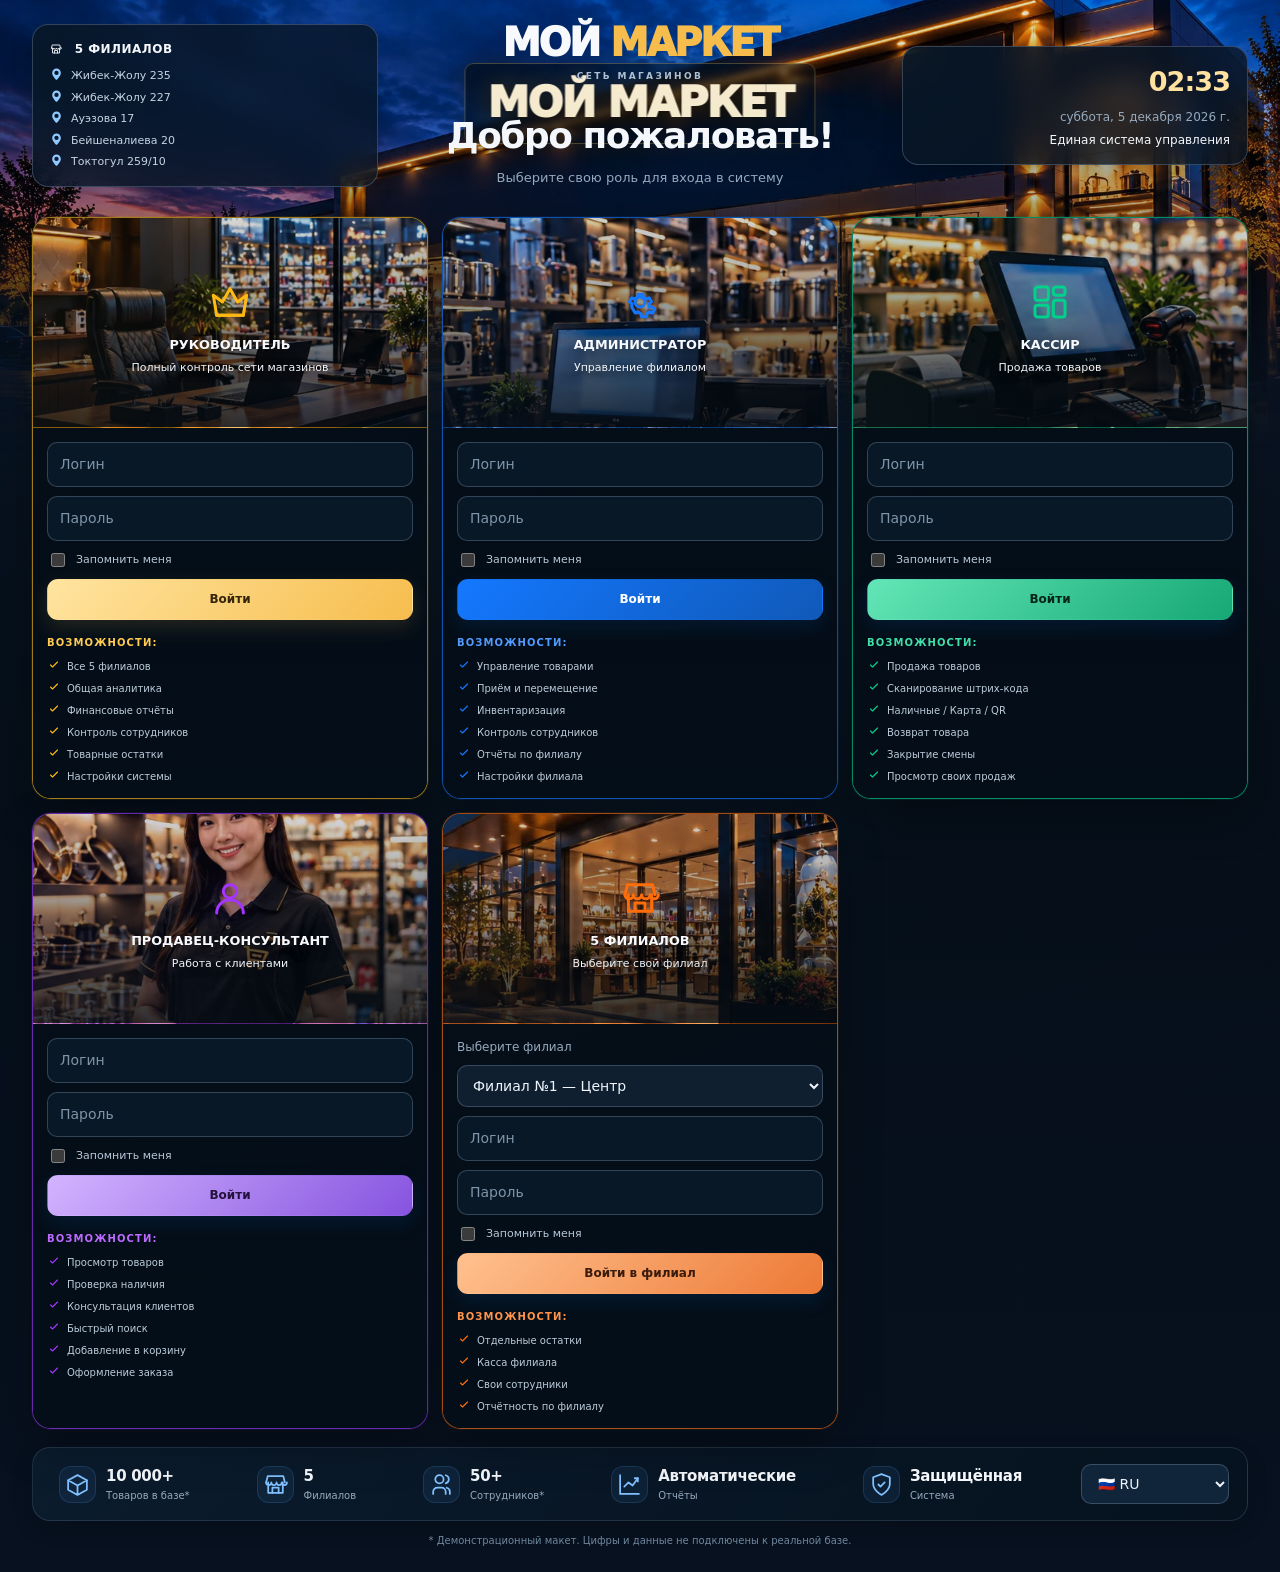
<file: index.html>
<!doctype html>
<html lang="ru">
<head>
<meta charset="utf-8">
<meta name="viewport" content="width=device-width, initial-scale=1">
<meta name="theme-color" content="#071525">
<title>МОЙ МАРКЕТ PRO — прототип</title>
<link rel="stylesheet" href="./styles.css">
</head>
<body>
<div id="loginScreen" class="login-wrap">
  <div class="store-scene"><div class="light"></div></div>
  <header class="login-top">
    <div class="branch-glance"><strong>🏬 &nbsp;5 ФИЛИАЛОВ</strong><div class="branch-list"><span>Жибек-Жолу 235</span><span>Жибек-Жолу 227</span><span>Ауэзова 17</span><span>Бейшеналиева 20</span><span>Токтогул 259/10</span></div></div>
    <div class="welcome"><div class="brand">МОЙ <span>МАРКЕТ</span></div><div class="brand-sub">СЕТЬ МАГАЗИНОВ</div><h1 style="margin-top:25px">Добро пожаловать!</h1><div class="muted">Выберите свою роль для входа в систему</div></div>
    <div class="time-glance"><strong id="clock">--:--</strong><div class="muted small" id="date">Загрузка даты…</div><div class="small">Единая система управления</div></div>
  </header>
  <main class="role-grid" id="roleGrid"></main>
  <footer class="login-footer">
    <div class="footer-stat"><div class="ico">▣</div><div><strong>10 000+</strong><span>Товаров в базе*</span></div></div>
    <div class="footer-stat"><div class="ico">🏬</div><div><strong>5</strong><span>Филиалов</span></div></div>
    <div class="footer-stat"><div class="ico">♙</div><div><strong>50+</strong><span>Сотрудников*</span></div></div>
    <div class="footer-stat"><div class="ico">▥</div><div><strong>Автоматические</strong><span>Отчёты</span></div></div>
    <div class="footer-stat"><div class="ico">⬡</div><div><strong>Защищённая</strong><span>Система</span></div></div>
    <select class="lang-select" aria-label="Язык"><option>🇷🇺 RU</option><option>🇰🇬 KG (макет)</option></select>
  </footer>
  <p class="small muted" style="text-align:center;margin:12px 0 0">* Демонстрационный макет. Цифры и данные не подключены к реальной базе.</p>
</div>
<div id="appScreen" class="app-shell hidden">
  <aside id="sidebar" class="sidebar">
    <div class="side-brand"><div class="brand">МОЙ <span>МАРКЕТ</span></div><div class="brand-sub">PRO · УПРАВЛЕНИЕ</div></div>
    <div><div class="side-label">Рабочее пространство</div><nav class="nav" id="nav"></nav></div>
    <div class="side-user"><div class="avatar" id="avatar">ММ</div><div style="min-width:0"><strong id="userName">Демо-пользователь</strong><div class="muted small" id="userRole">Руководитель</div></div><button class="btn dark" style="margin-left:auto;padding:7px 9px" id="logoutBtn" title="Выйти">↪</button></div>
  </aside>
  <section class="app-main">
    <header class="topbar"><div style="display:flex;align-items:center;gap:12px;min-width:0"><button id="menuBtn" class="btn dark mobile-menu" aria-label="Меню">☰</button><div><div class="top-title" id="topTitle">Главная панель</div><div class="muted small" id="topSubtitle">Обзор сети магазинов</div></div></div><div class="top-actions"><span class="pill branch-pill">🏬 <span id="topBranch">Все филиалы</span></span><span class="pill"><span class="online-dot"></span> Демо-режим</span></div></header>
    <main class="content" id="content"></main>
  </section>
</div>
<div id="toast" class="toast hidden" role="status"></div>
<script src="./app.js"></script>
<script src="./icons.js"></script>
</body>
</html>
</file>
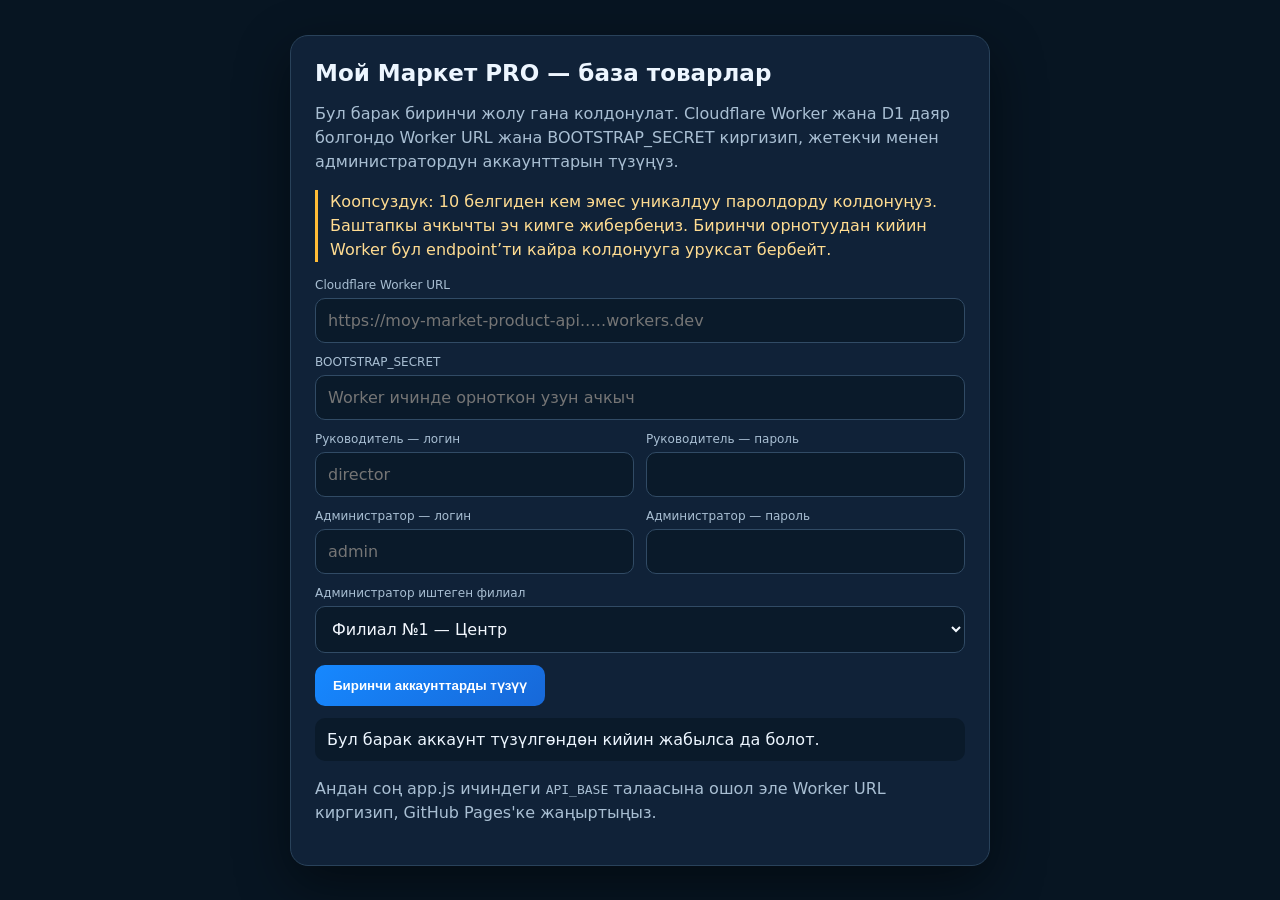
<file: setup.html>
<!doctype html>
<html lang="ru"><head><meta charset="utf-8"><meta name="viewport" content="width=device-width, initial-scale=1"><title>Мой Маркет PRO — первичная настройка</title><style>
:root{color-scheme:dark;font-family:system-ui,-apple-system,Segoe UI,sans-serif;background:#071522;color:#edf6ff}*{box-sizing:border-box}body{margin:0;min-height:100vh;display:grid;place-items:center;padding:18px}.card{max-width:700px;width:100%;border:1px solid #29425a;border-radius:18px;background:#102238;padding:24px;box-shadow:0 18px 54px #0007}h1{font-size:23px;margin:0 0 8px}p{color:#a9bfd3;line-height:1.5}.grid{display:grid;grid-template-columns:1fr 1fr;gap:12px}.full{grid-column:1/-1}label{display:block;font-size:12px;color:#a9bfd3;margin:0 0 6px}input,select{width:100%;border:1px solid #314b65;border-radius:10px;background:#0a1a2a;padding:12px;color:#f3f8ff;font:inherit}button{border:0;border-radius:10px;background:linear-gradient(135deg,#1688ff,#1768d8);color:#fff;padding:13px 18px;font-weight:750;cursor:pointer}.status{padding:12px;background:#0a1a2a;border-radius:10px;white-space:pre-wrap}.warning{border-left:3px solid #ffbc36;padding-left:12px;color:#ffdc91}@media(max-width:560px){.grid{grid-template-columns:1fr}.full{grid-column:auto}.card{padding:17px}}
</style></head><body><main class="card"><h1>Мой Маркет PRO — база товарлар</h1><p>Бул барак биринчи жолу гана колдонулат. Cloudflare Worker жана D1 даяр болгондо Worker URL жана BOOTSTRAP_SECRET киргизип, жетекчи менен администратордун аккаунттарын түзүңүз.</p><p class="warning">Коопсуздук: 10 белгиден кем эмес уникалдуу паролдорду колдонуңуз. Баштапкы ачкычты эч кимге жибербеңиз. Биринчи орнотуудан кийин Worker бул endpoint’ти кайра колдонууга уруксат бербейт.</p><form id="setupForm" class="grid"><div class="full"><label for="api">Cloudflare Worker URL</label><input id="api" type="url" required placeholder="https://moy-market-product-api.….workers.dev"></div><div class="full"><label for="secret">BOOTSTRAP_SECRET</label><input id="secret" type="password" minlength="24" required autocomplete="off" placeholder="Worker ичинде орноткон узун ачкыч"></div><div><label for="directorUser">Руководитель — логин</label><input id="directorUser" required minlength="3" maxlength="40" pattern="[A-Za-z0-9_.-]+" placeholder="director"></div><div><label for="directorPass">Руководитель — пароль</label><input id="directorPass" type="password" required minlength="10" maxlength="200" autocomplete="new-password"></div><div><label for="adminUser">Администратор — логин</label><input id="adminUser" required minlength="3" maxlength="40" pattern="[A-Za-z0-9_.-]+" placeholder="admin"></div><div><label for="adminPass">Администратор — пароль</label><input id="adminPass" type="password" required minlength="10" maxlength="200" autocomplete="new-password"></div><div class="full"><label for="adminBranch">Администратор иштеген филиал</label><select id="adminBranch"><option value="0">Филиал №1 — Центр</option><option value="1">Филиал №2 — Восток</option><option value="2">Филиал №3 — Юг</option><option value="3">Филиал №4 — Запад</option><option value="4">Филиал №5 — Сити</option></select></div><div class="full"><button type="submit">Биринчи аккаунттарды түзүү</button></div><div class="full status" id="status" aria-live="polite">Бул барак аккаунт түзүлгөндөн кийин жабылса да болот.</div></form><p>Андан соң app.js ичиндеги <code>API_BASE</code> талаасына ошол эле Worker URL киргизип, GitHub Pages'ке жаңыртыңыз.</p></main><script>
document.getElementById('setupForm').addEventListener('submit',async e=>{e.preventDefault();const s=document.getElementById('status');const btn=e.target.querySelector('button');btn.disabled=true;s.textContent='Серверге туташууда…';const api=document.getElementById('api').value.trim().replace(/\/$/,'');try{const res=await fetch(api+'/api/bootstrap',{method:'POST',headers:{'Content-Type':'application/json','X-Bootstrap-Secret':document.getElementById('secret').value},body:JSON.stringify({director:{username:document.getElementById('directorUser').value.trim(),password:document.getElementById('directorPass').value},admin:{username:document.getElementById('adminUser').value.trim(),password:document.getElementById('adminPass').value,branchId:Number(document.getElementById('adminBranch').value)}})});const data=await res.json().catch(()=>({error:'Сервердин жообу JSON эмес'}));if(!res.ok)throw new Error(data.error||'HTTP '+res.status);s.textContent='✅ '+data.message+'\n\nЭми app.js ичиндеги API_BASE талаасына төмөнкүнү коюңуз:\n'+api;}catch(err){s.textContent='❌ '+err.message+'\nWorker URL, BOOTSTRAP_SECRET, D1 таблицалары жана CORS_ORIGIN текшерилсин.';}finally{btn.disabled=false;}});
</script></body></html>
</file>
<file: styles.css>
/* МОЙ МАРКЕТ PRO — premium UI theme v2
   Replace the repository's styles.css with this file.
   Existing HTML and app.js are preserved. */
:root {
  color-scheme: dark;
  --bg: #07111f;
  --bg-soft: #0a1828;
  --surface: #0d1c2e;
  --surface-2: #11243a;
  --surface-3: #162d46;
  --line: rgba(164, 190, 220, .16);
  --line-strong: rgba(164, 190, 220, .27);
  --text: #f4f7fb;
  --muted: #96a9bd;
  --muted-2: #71869d;
  --gold: #f6bd4d;
  --gold-2: #ffe1a0;
  --blue: #4ca5ff;
  --green: #39d6a0;
  --purple: #c19aff;
  --orange: #ffad72;
  --danger: #ff7c86;
  --radius-sm: 10px;
  --radius: 16px;
  --radius-lg: 22px;
  --shadow-sm: 0 7px 20px rgba(0, 0, 0, .18);
  --shadow: 0 18px 48px rgba(0, 0, 0, .25);
  --shadow-lg: 0 28px 70px rgba(0, 0, 0, .34);
  --focus: 0 0 0 3px rgba(76, 165, 255, .19);
}

* { box-sizing: border-box; }
html { min-height: 100%; background: var(--bg); scroll-behavior: smooth; }
body {
  min-height: 100vh;
  margin: 0;
  color: var(--text);
  font: 14px/1.5 Inter, ui-sans-serif, system-ui, -apple-system, BlinkMacSystemFont, "Segoe UI", Roboto, Arial, sans-serif;
  background:
    radial-gradient(ellipse at 4% 0%, rgba(36, 90, 145, .24), transparent 35%),
    radial-gradient(ellipse at 100% 12%, rgba(106, 76, 160, .14), transparent 30%),
    linear-gradient(145deg, #07111f 0%, #091827 52%, #07111f 100%);
  -webkit-font-smoothing: antialiased;
  text-rendering: optimizeLegibility;
}
button, input, select, textarea { font: inherit; }
button { cursor: pointer; -webkit-tap-highlight-color: transparent; }
button:focus-visible, input:focus-visible, select:focus-visible, textarea:focus-visible {
  outline: 2px solid var(--blue);
  outline-offset: 3px;
  box-shadow: var(--focus);
}
::selection { background: rgba(76, 165, 255, .28); color: #fff; }
::-webkit-scrollbar { width: 10px; height: 10px; }
::-webkit-scrollbar-track { background: #081522; }
::-webkit-scrollbar-thumb { background: #263e56; border: 2px solid #081522; border-radius: 99px; }
::-webkit-scrollbar-thumb:hover { background: #365775; }
.hidden { display: none !important; }
.muted { color: var(--muted); }
.small { font-size: 12px; }
.eyebrow {
  display: inline-flex;
  align-items: center;
  gap: 8px;
  margin-bottom: 10px;
  color: #94caff;
  font-size: 10px;
  font-weight: 850;
  letter-spacing: .16em;
  line-height: 1.4;
  text-transform: uppercase;
}
.eyebrow::before { width: 18px; height: 2px; border-radius: 99px; background: var(--gold); content: ""; }
.brand { color: #f7f9fc; font-size: clamp(25px, 3vw, 39px); font-weight: 950; letter-spacing: -.055em; line-height: 1; }
.brand span { color: var(--gold); }
.brand-sub { margin-top: 8px; color: #aec0d2; font-size: 9px; font-weight: 800; letter-spacing: .26em; text-transform: uppercase; }
.glass { border: 1px solid var(--line); background: rgba(11, 27, 44, .84); box-shadow: var(--shadow); backdrop-filter: blur(18px); }

/* Login / role selection */
.login-wrap {
  position: relative;
  isolation: isolate;
  min-height: 100vh;
  overflow: hidden;
  padding: 24px clamp(14px, 2.5vw, 38px) 24px;
}
.login-wrap::before {
  position: absolute;
  z-index: -3;
  inset: 0;
  background:
    radial-gradient(ellipse at 50% 0%, rgba(42, 90, 137, .28), transparent 47%),
    linear-gradient(180deg, rgba(4, 12, 22, .18) 0%, rgba(5, 14, 24, .88) 48%, #07111f 100%);
  content: "";
  pointer-events: none;
}
.store-scene {
  position: absolute;
  z-index: -2;
  inset: 0 0 auto;
  height: 390px;
  min-height: 260px;
  overflow: hidden;
  opacity: .88;
  pointer-events: none;
  background: linear-gradient(90deg, rgba(4, 12, 22, .34), rgba(4, 12, 22, .05), rgba(4, 12, 22, .38));
  -webkit-mask-image: linear-gradient(to bottom, #000 0%, rgba(0,0,0,.75) 48%, transparent 100%);
  mask-image: linear-gradient(to bottom, #000 0%, rgba(0,0,0,.75) 48%, transparent 100%);
}
.store-scene::before {
  position: absolute;
  top: 18px;
  right: 8%;
  left: 8%;
  height: 300px;
  border: 1px solid rgba(157, 194, 228, .13);
  border-bottom: 0;
  background:
    repeating-linear-gradient(90deg, transparent 0 9.7%, rgba(255, 196, 82, .055) 9.9% 10.1%),
    linear-gradient(180deg, rgba(24, 53, 81, .22), rgba(12, 29, 47, .08));
  box-shadow: inset 0 0 80px rgba(64, 130, 190, .07);
  content: "";
}
.store-scene::after {
  position: absolute;
  top: 70px;
  left: 50%;
  padding: 13px 28px;
  transform: translateX(-50%);
  border: 1px solid rgba(246, 189, 77, .46);
  border-radius: 10px;
  background: linear-gradient(120deg, rgba(7, 20, 34, .88), rgba(13, 30, 47, .82));
  box-shadow: 0 0 38px rgba(246, 189, 77, .09), 0 15px 45px rgba(0,0,0,.22);
  color: #fff3d2;
  content: "МОЙ МАРКЕТ";
  font-size: clamp(20px, 3.5vw, 38px);
  font-weight: 950;
  letter-spacing: -.04em;
  white-space: nowrap;
}
.store-scene .light {
  position: absolute;
  top: 56%;
  right: 7%;
  left: 7%;
  height: 1px;
  background: linear-gradient(90deg, transparent, rgba(246, 189, 77, .9), rgba(76, 165, 255, .45), transparent);
  box-shadow: 0 0 18px 3px rgba(246, 189, 77, .15);
}
.login-top {
  display: grid;
  grid-template-columns: minmax(205px, 1fr) minmax(290px, 1.4fr) minmax(190px, 1fr);
  align-items: center;
  gap: 20px;
  width: min(100%, 1660px);
  margin: 0 auto 30px;
}
.branch-glance, .time-glance {
  min-width: 0;
  padding: 15px 17px;
  border: 1px solid var(--line-strong);
  border-radius: var(--radius);
  background: linear-gradient(145deg, rgba(8, 23, 39, .9), rgba(8, 20, 34, .72));
  box-shadow: var(--shadow-sm);
  backdrop-filter: blur(14px);
}
.branch-glance strong { display: flex; align-items: center; gap: 8px; font-size: 12px; font-weight: 900; letter-spacing: .04em; }
.branch-list { display: grid; gap: 5px; margin-top: 10px; color: #c6d5e4; font-size: 11px; }
.branch-list span { overflow: hidden; text-overflow: ellipsis; white-space: nowrap; }
.branch-list span::before { display: inline-block; margin-right: 8px; color: var(--gold); content: "↗"; }
.welcome { position: relative; z-index: 1; align-self: center; text-align: center; }
.welcome h1 { margin: 26px 0 5px; font-size: clamp(23px, 2.8vw, 36px); font-weight: 850; letter-spacing: -.04em; }
.welcome > .muted { font-size: 13px; }
.time-glance { text-align: right; }
.time-glance > strong { display: block; color: var(--gold-2); font-size: 27px; font-variant-numeric: tabular-nums; font-weight: 850; letter-spacing: -.035em; }
.time-glance .small { margin-top: 5px; }
.role-grid {
  display: grid;
  grid-template-columns: repeat(5, minmax(0, 1fr));
  align-items: stretch;
  gap: 14px;
  width: min(100%, 1660px);
  margin: 0 auto;
}
.role-card {
  --accent: var(--gold);
  position: relative;
  display: flex;
  min-width: 0;
  flex-direction: column;
  overflow: hidden;
  border: 1px solid color-mix(in srgb, var(--accent), transparent 70%);
  border-radius: 19px;
  background: linear-gradient(160deg, rgba(16, 36, 57, .98), rgba(8, 21, 35, .98) 75%);
  box-shadow: 0 12px 32px rgba(0, 0, 0, .18);
  transition: transform .2s ease, border-color .2s ease, box-shadow .2s ease;
}
.role-card::after { position: absolute; inset: 0; border-radius: inherit; background: linear-gradient(135deg, color-mix(in srgb, var(--accent), transparent 95%), transparent 44%); content: ""; pointer-events: none; }
.role-card:hover { transform: translateY(-4px); border-color: color-mix(in srgb, var(--accent), transparent 25%); box-shadow: 0 22px 44px rgba(0,0,0,.28), 0 0 0 1px color-mix(in srgb, var(--accent), transparent 87%); }
.role-art {
  position: relative;
  display: flex;
  min-height: 140px;
  flex-direction: column;
  align-items: center;
  justify-content: center;
  gap: 8px;
  overflow: hidden;
  padding: 15px 10px;
  border-bottom: 1px solid color-mix(in srgb, var(--accent), transparent 82%);
  background: radial-gradient(circle at 50% 30%, color-mix(in srgb, var(--accent), transparent 82%), transparent 52%), linear-gradient(145deg, #152d45, #0c1d30 80%);
}
.role-art::before, .role-art::after { position: absolute; width: 160px; height: 160px; border: 1px solid color-mix(in srgb, var(--accent), transparent 83%); border-radius: 50%; content: ""; transform: rotate(-24deg); }
.role-art::after { width: 115px; height: 115px; border-color: color-mix(in srgb, var(--accent), transparent 76%); }
.role-icon { z-index: 1; color: var(--accent); font-size: 36px; filter: drop-shadow(0 0 13px color-mix(in srgb, var(--accent), transparent 62%)); }
.role-name { z-index: 1; max-width: 100%; color: #f7f9fc; font-size: 13px; font-weight: 900; line-height: 1.2; text-align: center; text-wrap: balance; }
.role-desc { z-index: 1; max-width: 100%; color: #afc1d2; font-size: 11px; text-align: center; }
.role-body { position: relative; z-index: 1; display: flex; flex: 1; flex-direction: column; gap: 9px; padding: 14px; }
.field, .select, .search, .branch-select, .form-row input, .form-row select, .form-row textarea {
  min-width: 0;
  border: 1px solid var(--line-strong);
  border-radius: 10px;
  background: #081827;
  color: #f1f6fb;
  transition: border-color .16s ease, background .16s ease, box-shadow .16s ease;
}
.field { width: 100%; padding: 11px 12px; }
.field::placeholder, .search::placeholder, input::placeholder { color: #7f94a9; opacity: 1; }
.field:hover, .select:hover, .search:hover, .form-row input:hover, .form-row select:hover { border-color: rgba(145, 190, 230, .42); }
.field:focus, .select:focus, .search:focus, .form-row input:focus, .form-row select:focus { border-color: var(--blue); background: #0a1d30; outline: none; box-shadow: var(--focus); }
.remember { display: flex; align-items: center; gap: 8px; color: #b7c7d7; font-size: 11px; }
.remember input { width: 14px; height: 14px; accent-color: var(--accent); }
.btn {
  display: inline-flex;
  min-height: 41px;
  align-items: center;
  justify-content: center;
  gap: 8px;
  border: 1px solid transparent;
  border-radius: 11px;
  padding: 10px 14px;
  background: linear-gradient(135deg, #348ef0, #1761c5);
  box-shadow: 0 7px 19px rgba(15, 100, 210, .15);
  color: #fff;
  font-size: 12px;
  font-weight: 850;
  line-height: 1.2;
  transition: transform .16s ease, filter .16s ease, box-shadow .16s ease;
}
.btn:hover { transform: translateY(-1px); filter: brightness(1.07); box-shadow: 0 10px 24px rgba(15, 100, 210, .22); }
.btn:active { transform: translateY(0); }
.btn.gold { background: linear-gradient(135deg, #ffe4a0, #f6bd4d); color: #352509; box-shadow: 0 7px 20px rgba(246, 189, 77, .14); }
.btn.green { background: linear-gradient(135deg, #63e6b7, #16a875); color: #06251a; }
.btn.purple { background: linear-gradient(135deg, #d3b4ff, #8653df); color: #24133c; }
.btn.orange { background: linear-gradient(135deg, #ffc18f, #ed7936); color: #3b1b0b; }
.btn.dark { border-color: var(--line-strong); background: #13283d; box-shadow: none; color: #dbe7f2; }
.btn.dark:hover { border-color: rgba(132, 183, 231, .38); background: #19344e; box-shadow: none; }
.feature-title { margin: 6px 0 0; color: color-mix(in srgb, var(--accent), white 26%); font-size: 10px; font-weight: 900; letter-spacing: .11em; text-transform: uppercase; }
.features { display: grid; gap: 7px; color: #bdccda; font-size: 10px; }
.features div { display: flex; align-items: flex-start; gap: 7px; }
.features b { flex: 0 0 auto; color: var(--accent); font-size: 9px; }
.branch-select { width: 100%; padding: 11px; background: #101f30; color: #eef5fc; }
.login-footer {
  display: flex;
  width: min(100%, 1660px);
  align-items: center;
  justify-content: space-between;
  flex-wrap: wrap;
  gap: 12px;
  margin: 18px auto 0;
  padding: 16px 18px;
  border: 1px solid var(--line);
  border-radius: 18px;
  background: linear-gradient(130deg, rgba(12, 29, 47, .92), rgba(6, 18, 30, .86));
  box-shadow: var(--shadow-sm);
}
.footer-stat { display: flex; align-items: center; gap: 10px; padding: 0 8px; }
.footer-stat .ico { display: grid; width: 37px; height: 37px; flex: 0 0 auto; place-items: center; border: 1px solid rgba(76,165,255,.17); border-radius: 12px; background: rgba(76,165,255,.08); color: #80c1ff; font-size: 20px; }
.footer-stat strong { display: block; font-size: 15px; font-weight: 900; letter-spacing: -.02em; }
.footer-stat span { display: block; color: var(--muted); font-size: 10px; }
.lang-select { border: 1px solid var(--line-strong); border-radius: 10px; padding: 10px 12px; background: #10243a; color: #eaf2fa; }
.login-wrap > p.small { max-width: 900px; margin: 12px auto 0 !important; color: #70869d; font-size: 10px; }

/* Main app shell */
.app-shell { display: grid; min-height: 100vh; grid-template-columns: 250px minmax(0, 1fr); }
.sidebar {
  position: sticky;
  top: 0;
  display: flex;
  height: 100vh;
  flex-direction: column;
  gap: 25px;
  overflow: auto;
  padding: 23px 14px 16px;
  border-right: 1px solid var(--line);
  background: linear-gradient(180deg, rgba(7, 19, 32, .98), rgba(5, 15, 26, .98));
  box-shadow: 10px 0 32px rgba(0,0,0,.08);
}
.side-brand { padding: 0 10px 4px; }
.side-brand .brand { font-size: 24px; }
.side-brand .brand-sub { font-size: 8px; }
.side-label { padding: 0 12px 10px; color: #6f849a; font-size: 9px; font-weight: 900; letter-spacing: .14em; text-transform: uppercase; }
.nav { display: grid; gap: 5px; }
.nav button {
  display: flex;
  min-height: 43px;
  align-items: center;
  gap: 11px;
  border: 1px solid transparent;
  border-radius: 11px;
  padding: 10px 12px;
  background: transparent;
  color: #aebed0;
  font-size: 12px;
  font-weight: 650;
  text-align: left;
  transition: background .16s ease, border-color .16s ease, color .16s ease;
}
.nav button .nav-ico { display: inline-grid; width: 22px; flex: 0 0 auto; place-items: center; color: #7e9cba; font-size: 17px; }
.nav button:hover { border-color: var(--line); background: rgba(255,255,255,.035); color: #fff; }
.nav button.active { border-color: rgba(76, 165, 255, .2); background: linear-gradient(100deg, rgba(49, 137, 238, .19), rgba(49, 137, 238, .055)); box-shadow: inset 3px 0 #5fb0ff; color: #f5f9fe; }
.nav button.active .nav-ico { color: #70bdff; }
.side-user { display: flex; align-items: center; gap: 10px; margin-top: auto; padding: 12px; border: 1px solid var(--line); border-radius: 14px; background: rgba(17, 38, 59, .76); }
.side-user strong { overflow: hidden; color: #e7eef6; font-size: 11px; text-overflow: ellipsis; white-space: nowrap; }
.avatar { display: grid; width: 36px; height: 36px; flex: 0 0 auto; place-items: center; border: 1px solid rgba(246,189,77,.22); border-radius: 12px; background: linear-gradient(135deg, #ffe09a, #c98c25); color: #382608; font-weight: 950; }
.app-main { min-width: 0; }
.topbar {
  position: sticky;
  z-index: 5;
  top: 0;
  display: flex;
  height: 76px;
  align-items: center;
  justify-content: space-between;
  gap: 15px;
  padding: 0 clamp(16px, 2.5vw, 36px);
  border-bottom: 1px solid var(--line);
  background: rgba(7, 18, 31, .84);
  backdrop-filter: blur(18px);
}
.top-title { font-size: 17px; font-weight: 900; letter-spacing: -.025em; }
.top-actions { display: flex; align-items: center; gap: 8px; }
.pill { display: inline-flex; min-height: 32px; align-items: center; justify-content: center; gap: 7px; border: 1px solid var(--line-strong); border-radius: 10px; padding: 7px 10px; background: rgba(17, 37, 57, .88); color: #cad8e6; font-size: 11px; }
button.pill { width: auto; text-align: left; }
button.pill:hover { border-color: rgba(76,165,255,.4); background: #17314a; }
.online-dot { display: inline-block; width: 7px; height: 7px; border-radius: 50%; background: var(--green); box-shadow: 0 0 0 4px rgba(57,214,160,.08); }
.content { width: 100%; max-width: 1840px; margin: 0 auto; padding: 26px clamp(14px, 2.5vw, 36px) 44px; }
.page-head { display: flex; align-items: flex-start; justify-content: space-between; gap: 18px; flex-wrap: wrap; margin-bottom: 22px; }
.page-head h1 { margin: 0 0 6px; color: #f4f7fb; font-size: clamp(24px, 2.25vw, 34px); font-weight: 850; letter-spacing: -.045em; line-height: 1.16; }
.page-head p { margin: 0; color: var(--muted); font-size: 12px; }
.actions { display: flex; align-items: center; gap: 8px; flex-wrap: wrap; }
.select, .search { min-height: 41px; padding: 10px 12px; }
.search { width: auto; min-width: min(280px, 100%); }

/* KPI cards / analytics */
.metric-grid { display: grid; grid-template-columns: repeat(4, minmax(0, 1fr)); gap: 14px; margin-bottom: 18px; }
.metric { position: relative; min-width: 0; overflow: hidden; padding: 18px; border: 1px solid var(--line); border-radius: 16px; background: linear-gradient(145deg, rgba(18, 40, 62, .96), rgba(9, 24, 40, .98)); box-shadow: 0 8px 24px rgba(0,0,0,.1); transition: transform .18s ease, border-color .18s ease; }
.metric:hover { transform: translateY(-2px); border-color: rgba(132, 178, 219, .3); }
.metric::after { position: absolute; top: -42px; right: -35px; width: 112px; height: 112px; border-radius: 50%; background: var(--glow, rgba(76,165,255,.12)); content: ""; filter: blur(5px); pointer-events: none; }
.metric-top { position: relative; z-index: 1; display: flex; align-items: center; justify-content: space-between; gap: 8px; color: #acbed0; font-size: 11px; }
.metric-icon { display: grid; width: 32px; height: 32px; flex: 0 0 auto; place-items: center; border: 1px solid var(--line); border-radius: 10px; background: rgba(255,255,255,.035); color: #c4dcf4; font-size: 16px; }
.metric-value { position: relative; z-index: 1; margin: 13px 0 7px; color: #f7f9fc; font-size: clamp(21px, 2.1vw, 30px); font-weight: 950; letter-spacing: -.045em; font-variant-numeric: tabular-nums; overflow-wrap: anywhere; }
.trend { color: var(--green); font-size: 11px; font-weight: 800; }
.metric-note { margin-top: 5px; color: #7f95ab; font-size: 10px; }
.panels { display: grid; grid-template-columns: minmax(0, 1.5fr) minmax(260px, 1fr); gap: 15px; margin-bottom: 17px; }
.panel { min-width: 0; overflow: hidden; border: 1px solid var(--line); border-radius: 17px; background: linear-gradient(145deg, rgba(15, 34, 54, .96), rgba(8, 21, 35, .98)); box-shadow: 0 9px 28px rgba(0,0,0,.1); }
.panel-head { display: flex; min-height: 54px; align-items: center; justify-content: space-between; gap: 10px; padding: 14px 17px; border-bottom: 1px solid var(--line); background: rgba(255,255,255,.012); }
.panel-head h3 { margin: 0; color: #e7eff7; font-size: 13px; font-weight: 850; letter-spacing: -.01em; }
.panel-head .select { max-width: 55%; }
.panel-body { padding: 17px; }
.chart { position: relative; display: flex; height: 215px; align-items: flex-end; gap: clamp(5px, 1vw, 15px); padding: 12px 5px 24px; border-bottom: 1px solid #263e55; background: repeating-linear-gradient(to bottom, transparent 0 48px, rgba(125, 159, 191, .1) 49px 50px); }
.bar-group { position: relative; display: flex; height: 100%; flex: 1; align-items: flex-end; gap: 3px; min-width: 0; }
.bar { min-width: 4px; flex: 1; border-radius: 5px 5px 1px 1px; background: linear-gradient(180deg, #71c5ff 0%, #267be8 100%); box-shadow: 0 0 14px rgba(38,123,232,.12); }
.bar.alt { background: linear-gradient(180deg, #75e9c5 0%, #199d78 100%); }
.bar-label { position: absolute; bottom: -21px; left: 50%; color: #8199af; font-size: 9px; white-space: nowrap; transform: translateX(-50%); }
.legend { display: flex; align-items: center; gap: 13px; color: #9db0c3; font-size: 10px; }
.legend span::before { display: inline-block; width: 7px; height: 7px; margin-right: 6px; border-radius: 3px; background: #4ca5ff; content: ""; }
.legend span + span::before { background: #39d6a0; }
.branch-performance { display: grid; gap: 17px; }
.branch-row { display: grid; grid-template-columns: 84px minmax(0, 1fr) 76px; align-items: center; gap: 9px; color: #aabed0; font-size: 11px; }
.branch-track { height: 8px; overflow: hidden; border-radius: 99px; background: #1a3047; }
.branch-fill { height: 100%; border-radius: inherit; background: linear-gradient(90deg, #267ee6, #74c6ff); }
.branch-val { color: #e3edf7; font-size: 10px; font-weight: 850; text-align: right; }

/* Tables / inventory / transactions */
.table-wrap { width: 100%; overflow: auto; overscroll-behavior-x: contain; }
table { width: 100%; min-width: 650px; border-collapse: separate; border-spacing: 0; }
thead { position: sticky; top: 0; z-index: 1; }
th, td { padding: 12px 14px; border-bottom: 1px solid rgba(145, 182, 213, .12); text-align: left; white-space: nowrap; }
th { background: #0b1c2d; color: #849db5; font-size: 9px; font-weight: 900; letter-spacing: .09em; text-transform: uppercase; }
td { color: #c7d5e3; font-size: 11px; }
td strong { color: #eaf1f8; font-weight: 800; }
tbody tr { transition: background .13s ease; }
tbody tr:hover { background: rgba(76,165,255,.055); }
tbody tr:last-child td { border-bottom: 0; }
.product-cell { display: flex; align-items: center; gap: 10px; }
.product-thumb { display: grid; width: 38px; height: 38px; flex: 0 0 auto; place-items: center; border: 1px solid var(--line); border-radius: 11px; background: linear-gradient(145deg, #203c56, #102338); font-size: 19px; }
.badge { display: inline-flex; min-height: 22px; align-items: center; justify-content: center; gap: 5px; border: 1px solid transparent; border-radius: 7px; padding: 4px 8px; font-size: 9px; font-weight: 900; line-height: 1.2; white-space: nowrap; }
.badge.good { border-color: rgba(57,214,160,.12); background: rgba(57,214,160,.09); color: #67e5bb; }
.badge.warn { border-color: rgba(246,189,77,.14); background: rgba(246,189,77,.09); color: #f9d28a; }
.badge.bad { border-color: rgba(255,124,134,.14); background: rgba(255,124,134,.09); color: #ff9ca4; }
.table-actions { display: flex; align-items: center; justify-content: flex-end; gap: 8px; }
.toolbar { display: flex; align-items: center; flex-wrap: wrap; gap: 9px; padding: 14px; border-bottom: 1px solid var(--line); background: rgba(255,255,255,.012); }
.toolbar .search { flex: 1 1 240px; }
.empty-state { padding: 42px 20px; color: var(--muted); text-align: center; }
.two-col { display: grid; grid-template-columns: repeat(2, minmax(0, 1fr)); gap: 15px; }
.form-grid { display: grid; grid-template-columns: repeat(2, minmax(0, 1fr)); gap: 14px; }
.form-row { display: grid; gap: 7px; }
.form-row label { color: #a9bed1; font-size: 11px; font-weight: 700; }
.form-row input, .form-row select, .form-row textarea { width: 100%; padding: 11px 12px; }
.summary-line { display: flex; align-items: center; justify-content: space-between; gap: 12px; padding: 10px 0; border-bottom: 1px solid rgba(145,182,213,.12); color: #9db1c4; font-size: 11px; }
.summary-line strong { color: #e4edf6; font-size: 11px; font-weight: 850; text-align: right; }
.summary-line:last-child { border-bottom: 0; }
.cart-total { display: flex; align-items: center; justify-content: space-between; gap: 12px; margin: 14px 0; color: #f6f8fb; font-size: 21px; font-weight: 950; letter-spacing: -.035em; }
.notice { border: 1px solid rgba(246,189,77,.19); border-radius: 12px; padding: 13px 15px; background: rgba(246,189,77,.055); color: #ebca86; font-size: 11px; line-height: 1.6; }
.toast { position: fixed; right: 20px; bottom: 20px; z-index: 30; max-width: min(380px, calc(100vw - 28px)); border: 1px solid rgba(115,192,255,.3); border-radius: 13px; padding: 13px 16px; background: #142d45; box-shadow: var(--shadow-lg); color: #f5f9fd; font-size: 12px; animation: slidein .2s ease both; }
@keyframes slidein { from { transform: translateY(8px); opacity: 0; } to { transform: translateY(0); opacity: 1; } }
.mobile-menu { display: none; }

/* Responsive layouts */
@media (max-width: 1450px) {
  .role-grid { grid-template-columns: repeat(3, minmax(0, 1fr)); }
  .role-art { min-height: 120px; }
  .app-shell { grid-template-columns: 230px minmax(0, 1fr); }
  .metric-grid { grid-template-columns: repeat(2, minmax(0, 1fr)); }
}
@media (max-width: 1000px) {
  .login-top { grid-template-columns: minmax(180px, 1fr) minmax(240px, 1.5fr); }
  .time-glance { display: none; }
  .role-grid { grid-template-columns: repeat(2, minmax(0, 1fr)); }
  .panels, .two-col { grid-template-columns: minmax(0, 1fr); }
  .app-shell { grid-template-columns: 1fr; }
  .sidebar { position: fixed; z-index: 20; top: 0; left: 0; width: 275px; height: 100dvh; transform: translateX(-105%); transition: transform .22s ease; box-shadow: var(--shadow-lg); }
  .sidebar.open { transform: translateX(0); }
  .mobile-menu { display: inline-flex; }
  .topbar { height: 67px; }
  .content { padding-top: 20px; }
}
@media (max-width: 620px) {
  .login-wrap { padding: 12px 11px 20px; }
  .store-scene { height: 310px; min-height: 0; }
  .store-scene::after { top: 46px; padding: 10px 18px; font-size: 21px; }
  .login-top { display: flex; align-items: stretch; flex-direction: column; gap: 12px; margin-bottom: 18px; }
  .branch-glance { padding: 12px 14px; }
  .branch-list { grid-template-columns: repeat(2, minmax(0, 1fr)); gap: 5px 10px; }
  .welcome { padding: 12px 0 4px; text-align: left; }
  .welcome h1 { margin-top: 18px; font-size: 26px; }
  .welcome > .muted { font-size: 12px; }
  .role-grid { grid-template-columns: minmax(0, 1fr); gap: 10px; }
  .role-card { display: grid; grid-template-columns: 105px minmax(0, 1fr); border-radius: 16px; }
  .role-art { min-height: 100%; padding: 10px 6px; border-right: 1px solid color-mix(in srgb, var(--accent), transparent 83%); border-bottom: 0; }
  .role-art::before { width: 115px; height: 115px; }
  .role-art::after { width: 80px; height: 80px; }
  .role-icon { font-size: 29px; }
  .role-name { font-size: 10px; overflow-wrap: anywhere; }
  .role-desc { font-size: 9px; }
  .role-body { gap: 8px; padding: 11px; }
  .field, .branch-select { padding: 10px; font-size: 12px; }
  .features { gap: 5px; }
  .features div { gap: 5px; font-size: 10px; }
  .feature-title { margin-top: 3px; }
  .login-footer { display: grid; grid-template-columns: repeat(2, minmax(0, 1fr)); gap: 10px; padding: 12px; }
  .footer-stat { gap: 8px; padding: 3px; }
  .footer-stat .ico { width: 31px; height: 31px; border-radius: 10px; font-size: 17px; }
  .footer-stat strong { font-size: 13px; }
  .footer-stat span { font-size: 9px; }
  .lang-select { grid-column: 1 / -1; width: 100%; }
  .metric-grid { grid-template-columns: repeat(2, minmax(0, 1fr)); gap: 9px; }
  .metric { padding: 12px; border-radius: 13px; }
  .metric-top { align-items: flex-start; font-size: 10px; }
  .metric-icon { width: 27px; height: 27px; font-size: 13px; }
  .metric-value { margin: 10px 0 4px; font-size: 20px; }
  .metric-note { font-size: 9px; }
  .topbar { padding: 0 12px; }
  .top-title { font-size: 13px; }
  .topbar .muted.small { font-size: 10px; }
  .top-actions { gap: 5px; }
  .top-actions .pill { padding: 6px 7px; font-size: 9px; }
  .top-actions .pill.branch-pill { display: none; }
  .content { padding: 17px 11px 28px; }
  .page-head { gap: 12px; margin-bottom: 16px; }
  .page-head h1 { font-size: 25px; }
  .page-head p { max-width: 100%; font-size: 11px; }
  .actions { width: 100%; }
  .actions .btn, .actions .select { flex: 1 1 auto; }
  .btn { min-height: 39px; padding: 9px 11px; font-size: 11px; }
  .panels, .two-col { gap: 10px; margin-bottom: 12px; }
  .panel { border-radius: 14px; }
  .panel-head { min-height: 49px; gap: 7px; padding: 12px; }
  .panel-head h3 { font-size: 12px; }
  .panel-body { padding: 12px; }
  .panel-head .select { max-width: 58%; font-size: 10px; }
  .toolbar { padding: 10px; gap: 7px; }
  .toolbar .search, .toolbar .select { width: 100%; min-width: 0; flex-basis: 100%; }
  .search, .select { max-width: 100%; font-size: 11px; }
  .chart { height: 175px; gap: 4px; }
  .bar-label { font-size: 8px; }
  .branch-row { grid-template-columns: 70px minmax(0, 1fr) 62px; gap: 7px; font-size: 9px; }
  .branch-val { font-size: 9px; }
  .branch-performance { gap: 14px; }
  .form-grid { grid-template-columns: minmax(0, 1fr); }
  .summary-line { align-items: flex-start; font-size: 10px; }
  .summary-line strong { max-width: 55%; overflow-wrap: anywhere; font-size: 10px; }
  .cart-total { font-size: 19px; }
  .toast { right: 12px; bottom: 12px; }
}
@media (prefers-reduced-motion: reduce) {
  *, *::before, *::after { scroll-behavior: auto !important; animation-duration: .01ms !important; animation-iteration-count: 1 !important; transition-duration: .01ms !important; }
}
@media print {
  body { background: #fff !important; color: #111 !important; }
  .sidebar, .topbar, .actions, .toolbar, .mobile-menu, .btn { display: none !important; }
  .app-shell { display: block !important; }
  .content { max-width: none; padding: 0; }
  .panel, .metric { break-inside: avoid; border: 1px solid #ccc; background: #fff !important; box-shadow: none; color: #111 !important; }
  th, td, .page-head h1, .panel-head h3, .metric-value, .summary-line strong { color: #111 !important; }
}

/* PHOTO BACKGROUNDS — visual correction to match the approved login mockup */
.login-wrap {
  background: linear-gradient(180deg, rgba(4, 12, 22, .04), rgba(4, 12, 22, .18));
}
.store-scene {
  z-index: -2;
  height: clamp(340px, 50vh, 510px);
  opacity: 1;
  background-image:
    linear-gradient(180deg, rgba(2, 9, 17, .10) 0%, rgba(3, 11, 20, .20) 42%, rgba(4, 13, 23, .92) 100%),
    url("./assets/storefront-night.webp");
  background-size: cover;
  background-position: center 47%;
  -webkit-mask-image: linear-gradient(to bottom, #000 0%, rgba(0,0,0,.90) 54%, transparent 100%);
  mask-image: linear-gradient(to bottom, #000 0%, rgba(0,0,0,.90) 54%, transparent 100%);
}
.store-scene::before { display: none !important; content: none !important; }
.store-scene::after {
  content: "МОЙ МАРКЕТ";
  position: absolute;
  top: clamp(34px, 7vh, 72px);
  left: 50%;
  width: max-content;
  max-width: 90%;
  transform: translateX(-50%);
  border: 1px solid rgba(255, 205, 106, .28);
  border-radius: 9px;
  padding: 7px 22px 9px;
  background: linear-gradient(135deg, rgba(4, 15, 26, .72), rgba(5, 18, 31, .42));
  color: #fff3d5;
  font-size: clamp(22px, 3.5vw, 42px);
  font-weight: 950;
  letter-spacing: -.045em;
  white-space: nowrap;
  text-shadow: 0 4px 20px rgba(0,0,0,.85), 0 0 22px rgba(255, 178, 59, .28);
  box-shadow: 0 8px 30px rgba(0,0,0,.22), 0 0 30px rgba(255,178,59,.08);
  backdrop-filter: blur(3px);
}
.store-scene .light { display: none; }
.role-card {
  border-color: color-mix(in srgb, var(--accent), transparent 38%);
  box-shadow: 0 18px 44px rgba(0,0,0,.29), 0 0 0 1px color-mix(in srgb, var(--accent), transparent 89%);
}
.role-card:hover { box-shadow: 0 24px 52px rgba(0,0,0,.36), 0 0 0 1px color-mix(in srgb, var(--accent), transparent 73%); }
.role-art {
  min-height: clamp(190px, 24vh, 265px);
  background-size: cover;
  background-position: center;
  border-bottom-color: color-mix(in srgb, var(--accent), transparent 55%);
}
.role-card:nth-child(1) .role-art { background-image: url("./assets/role-director.webp"); background-position: center 47%; }
.role-card:nth-child(2) .role-art { background-image: url("./assets/role-admin.webp"); background-position: center 53%; }
.role-card:nth-child(3) .role-art { background-image: url("./assets/role-cashier.webp"); background-position: center 52%; }
.role-card:nth-child(4) .role-art { background-image: url("./assets/role-seller.webp"); background-position: center 42%; }
.role-card:nth-child(5) .role-art { background-image: url("./assets/role-branch.webp"); background-position: center 48%; }
.role-art::before {
  position: absolute;
  inset: 0;
  width: auto;
  height: auto;
  transform: none;
  border: 0;
  border-radius: 0;
  background: linear-gradient(180deg, rgba(4, 12, 20, .16) 0%, rgba(4, 12, 20, .34) 35%, rgba(4, 12, 20, .84) 100%);
  content: "";
  pointer-events: none;
}
.role-art::after { display: none; content: none; }
.role-icon { position: relative; z-index: 1; font-size: 40px; text-shadow: 0 3px 18px rgba(0,0,0,.9); }
.role-name { position: relative; z-index: 1; font-size: clamp(12px, 1vw, 15px); text-shadow: 0 3px 15px rgba(0,0,0,.95); }
.role-desc { position: relative; z-index: 1; color: #f0f5fb; text-shadow: 0 2px 10px rgba(0,0,0,.96); }
.role-body { background: linear-gradient(180deg, rgba(4, 13, 22, .93), rgba(4, 14, 24, .98)); }
@media (max-width: 1450px) {
  .role-art { min-height: 210px; }
}
@media (max-width: 1000px) {
  .store-scene { height: 390px; }
  .role-card:nth-child(1) .role-art { background-position: center 48%; }
  .role-art { min-height: 175px; }
}
@media (max-width: 620px) {
  .store-scene { height: 310px; background-position: center 37%; }
  .store-scene::after { top: 42px; padding: 7px 15px; font-size: 22px; }
  .role-art { min-height: 100%; background-size: cover; }
  .role-icon { font-size: 28px; }
  .role-name { font-size: 10px; }
  .role-desc { font-size: 9px; }
}
</file>
